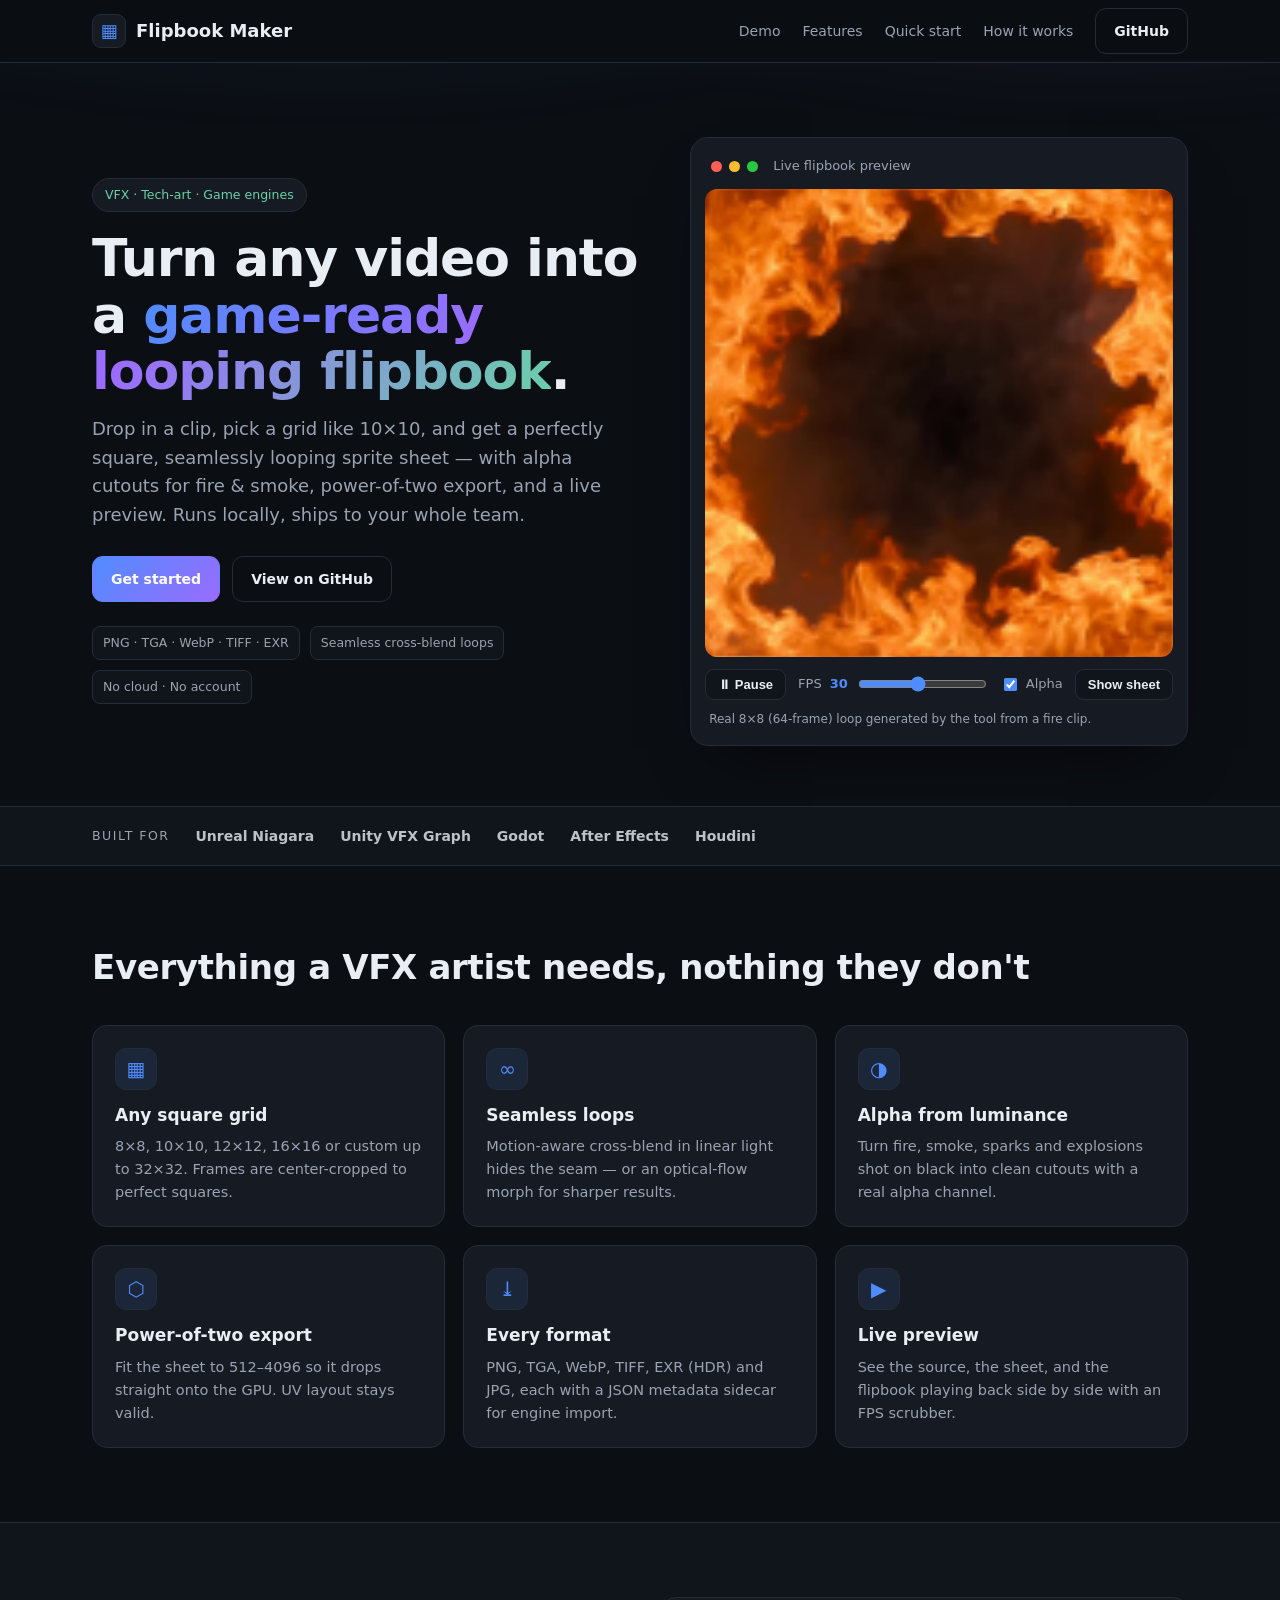
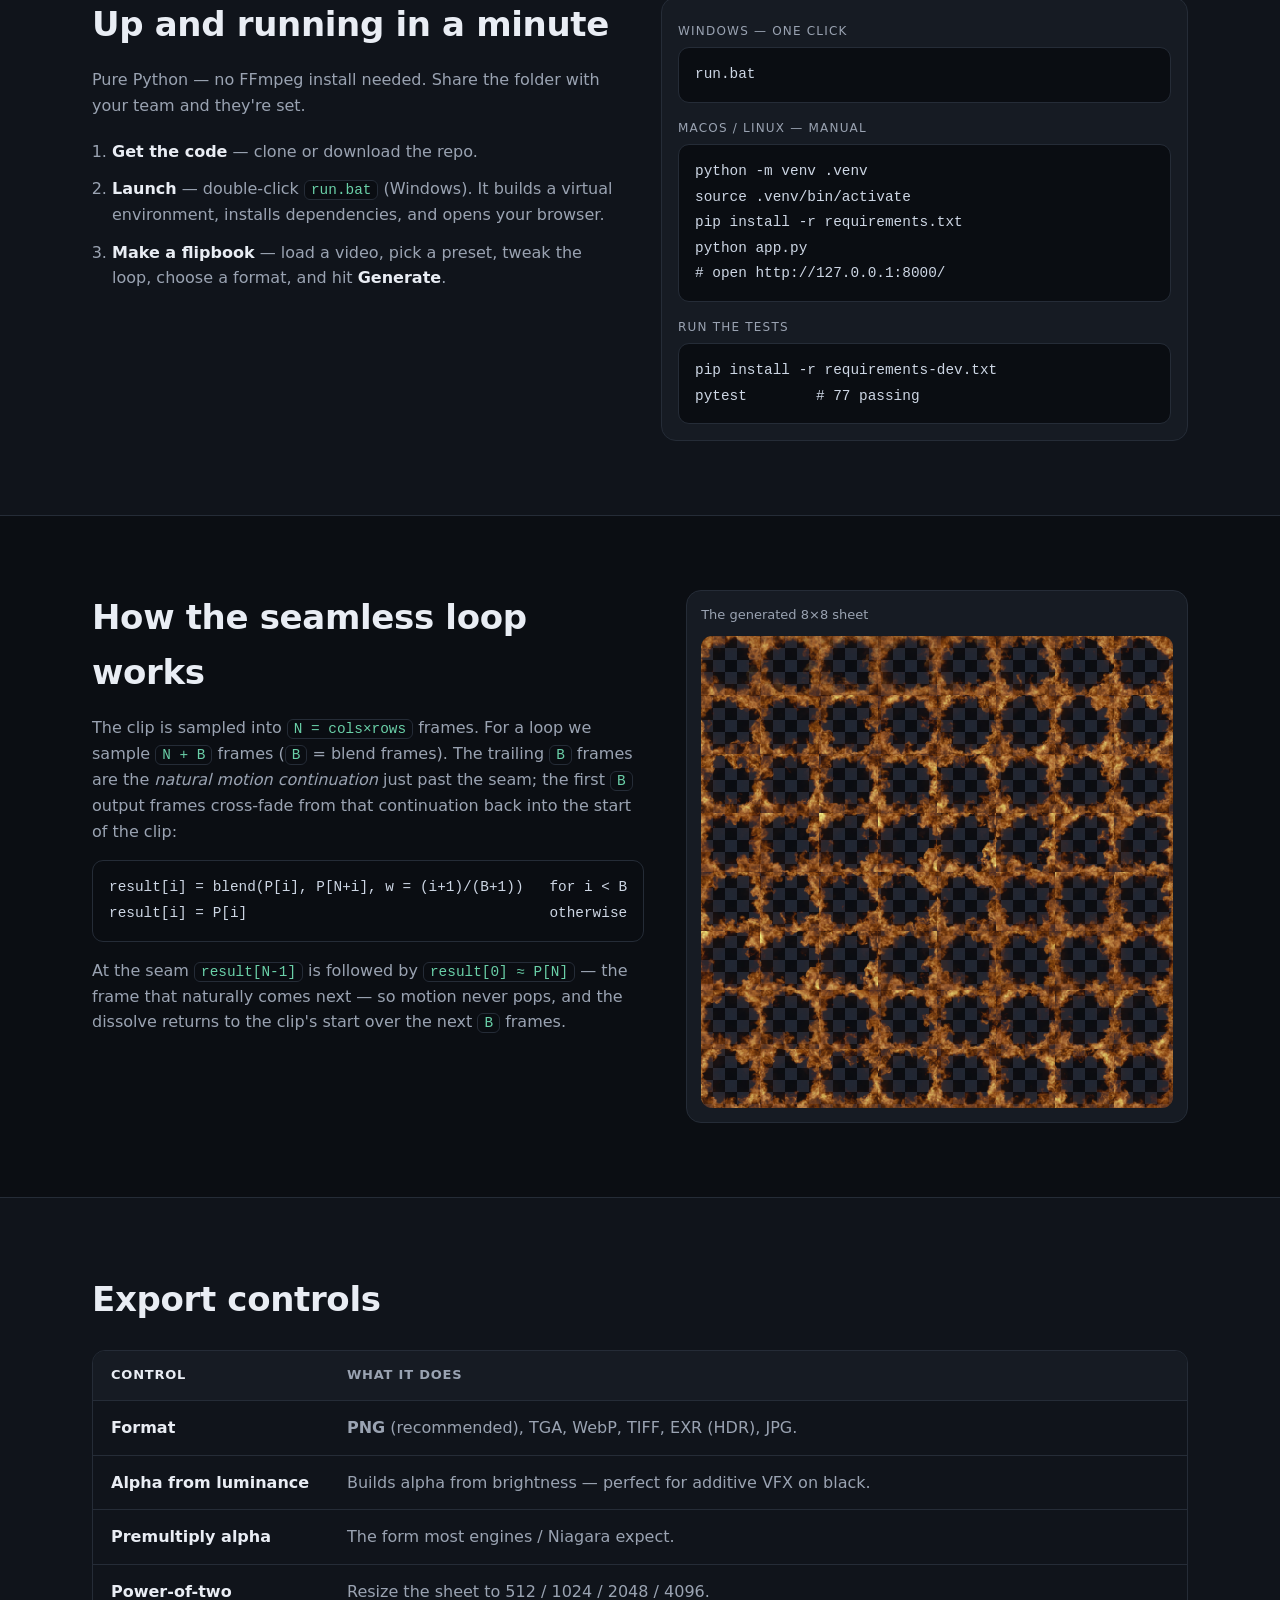
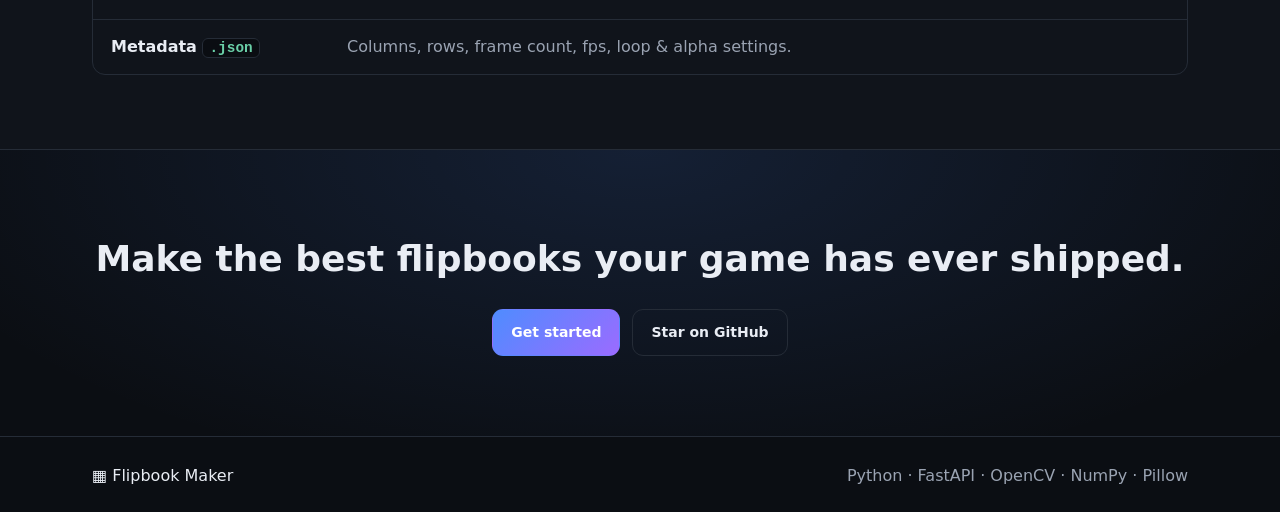
<file: docs/index.html>
<!DOCTYPE html>
<html lang="en">
<head>
<meta charset="UTF-8" />
<meta name="viewport" content="width=device-width, initial-scale=1.0" />
<title>Flipbook Maker — turn video into game-ready looping sprite sheets</title>
<meta name="description" content="A simple, robust desktop tool that turns any video into a square, seamlessly looping flipbook sprite sheet for game engines. PNG, TGA, EXR export, alpha-from-luminance, power-of-two." />
<link rel="preconnect" href="https://fonts.googleapis.com" />
<link rel="stylesheet" href="styles.css" />
</head>
<body>

<header class="nav">
  <div class="wrap nav-inner">
    <a class="brand" href="#top">
      <span class="logo">▦</span> Flipbook&nbsp;Maker
    </a>
    <nav class="nav-links">
      <a href="#demo">Demo</a>
      <a href="#features">Features</a>
      <a href="#start">Quick start</a>
      <a href="#how">How it works</a>
      <a class="btn btn-ghost" href="https://github.com/mradfo21/FlipbookMaker" id="ghTop">GitHub</a>
    </nav>
  </div>
</header>

<!-- HERO -->
<section class="hero" id="top">
  <div class="wrap hero-grid">
    <div class="hero-copy">
      <div class="pill">VFX · Tech-art · Game engines</div>
      <h1>Turn any video into a <span class="grad">game-ready looping flipbook</span>.</h1>
      <p class="lead">
        Drop in a clip, pick a grid like 10&times;10, and get a perfectly square,
        seamlessly looping sprite sheet — with alpha cutouts for fire &amp; smoke,
        power-of-two export, and a live preview. Runs locally, ships to your whole team.
      </p>
      <div class="cta">
        <a class="btn btn-primary" href="#start">Get started</a>
        <a class="btn btn-ghost" href="https://github.com/mradfo21/FlipbookMaker" id="ghHero">View on GitHub</a>
      </div>
      <div class="badges">
        <span>PNG · TGA · WebP · TIFF · EXR</span>
        <span>Seamless cross-blend loops</span>
        <span>No cloud · No account</span>
      </div>
    </div>

    <!-- LIVE DEMO -->
    <div class="hero-demo" id="demo">
      <div class="demo-card">
        <div class="demo-head">
          <span class="dot r"></span><span class="dot y"></span><span class="dot g"></span>
          <span class="demo-title">Live flipbook preview</span>
        </div>
        <div class="demo-stage checker">
          <canvas id="player" width="384" height="384"></canvas>
        </div>
        <div class="demo-controls">
          <button id="playBtn" class="btn btn-mini">⏸ Pause</button>
          <label class="slider">FPS <b id="fpsVal">30</b>
            <input type="range" id="fps" min="4" max="60" value="30" />
          </label>
          <label class="toggle"><input type="checkbox" id="alpha" checked /> Alpha</label>
          <button id="gridBtn" class="btn btn-mini">Show sheet</button>
        </div>
        <p class="demo-note">Real 8&times;8 (64-frame) loop generated by the tool from a fire clip.</p>
      </div>
    </div>
  </div>
</section>

<!-- LOGOS / ENGINE STRIP -->
<section class="strip">
  <div class="wrap strip-inner">
    <span>Built for</span>
    <b>Unreal&nbsp;Niagara</b><b>Unity&nbsp;VFX&nbsp;Graph</b><b>Godot</b><b>After&nbsp;Effects</b><b>Houdini</b>
  </div>
</section>

<!-- FEATURES -->
<section class="section" id="features">
  <div class="wrap">
    <h2 class="h2">Everything a VFX artist needs, nothing they don't</h2>
    <div class="feat-grid">
      <article class="feat">
        <div class="fi">▦</div>
        <h3>Any square grid</h3>
        <p>8&times;8, 10&times;10, 12&times;12, 16&times;16 or custom up to 32&times;32. Frames are
        center-cropped to perfect squares.</p>
      </article>
      <article class="feat">
        <div class="fi">∞</div>
        <h3>Seamless loops</h3>
        <p>Motion-aware cross-blend in linear light hides the seam — or an
        optical-flow morph for sharper results.</p>
      </article>
      <article class="feat">
        <div class="fi">◑</div>
        <h3>Alpha from luminance</h3>
        <p>Turn fire, smoke, sparks and explosions shot on black into clean
        cutouts with a real alpha channel.</p>
      </article>
      <article class="feat">
        <div class="fi">⬡</div>
        <h3>Power-of-two export</h3>
        <p>Fit the sheet to 512–4096 so it drops straight onto the GPU. UV
        layout stays valid.</p>
      </article>
      <article class="feat">
        <div class="fi">⤓</div>
        <h3>Every format</h3>
        <p>PNG, TGA, WebP, TIFF, EXR (HDR) and JPG, each with a JSON metadata
        sidecar for engine import.</p>
      </article>
      <article class="feat">
        <div class="fi">▶</div>
        <h3>Live preview</h3>
        <p>See the source, the sheet, and the flipbook playing back side by side
        with an FPS scrubber.</p>
      </article>
    </div>
  </div>
</section>

<!-- QUICK START -->
<section class="section alt" id="start">
  <div class="wrap start-grid">
    <div>
      <h2 class="h2">Up and running in a minute</h2>
      <p class="muted">Pure Python — no FFmpeg install needed. Share the folder with your team and they're set.</p>
      <ol class="steps">
        <li><b>Get the code</b> — clone or download the repo.</li>
        <li><b>Launch</b> — double-click <code>run.bat</code> (Windows). It builds a
          virtual environment, installs dependencies, and opens your browser.</li>
        <li><b>Make a flipbook</b> — load a video, pick a preset, tweak the loop,
          choose a format, and hit <b>Generate</b>.</li>
      </ol>
    </div>
    <div class="code-card">
      <div class="code-head">Windows — one click</div>
      <pre><code>run.bat</code></pre>
      <div class="code-head">macOS / Linux — manual</div>
<pre><code>python -m venv .venv
source .venv/bin/activate
pip install -r requirements.txt
python app.py
# open http://127.0.0.1:8000/</code></pre>
      <div class="code-head">Run the tests</div>
<pre><code>pip install -r requirements-dev.txt
pytest        # 77 passing</code></pre>
    </div>
  </div>
</section>

<!-- HOW IT WORKS -->
<section class="section" id="how">
  <div class="wrap how-grid">
    <div>
      <h2 class="h2">How the seamless loop works</h2>
      <p class="muted">
        The clip is sampled into <code>N = cols&times;rows</code> frames. For a loop we
        sample <code>N + B</code> frames (<code>B</code> = blend frames). The trailing
        <code>B</code> frames are the <em>natural motion continuation</em> just past the
        seam; the first <code>B</code> output frames cross-fade from that continuation back
        into the start of the clip:
      </p>
<pre class="math"><code>result[i] = blend(P[i], P[N+i], w = (i+1)/(B+1))   for i &lt; B
result[i] = P[i]                                   otherwise</code></pre>
      <p class="muted">
        At the seam <code>result[N-1]</code> is followed by <code>result[0] ≈ P[N]</code> —
        the frame that naturally comes next — so motion never pops, and the dissolve
        returns to the clip's start over the next <code>B</code> frames.
      </p>
    </div>
    <div class="sheet-card">
      <div class="sheet-head">The generated 8&times;8 sheet</div>
      <div class="checker sheet-frame">
        <img src="assets/flipbook-fire.png" alt="Example 8x8 flipbook sprite sheet with alpha" />
      </div>
    </div>
  </div>
</section>

<!-- FORMATS -->
<section class="section alt">
  <div class="wrap">
    <h2 class="h2">Export controls</h2>
    <div class="table">
      <div class="trow th"><span>Control</span><span>What it does</span></div>
      <div class="trow"><span>Format</span><span><b>PNG</b> (recommended), TGA, WebP, TIFF, EXR (HDR), JPG.</span></div>
      <div class="trow"><span>Alpha from luminance</span><span>Builds alpha from brightness — perfect for additive VFX on black.</span></div>
      <div class="trow"><span>Premultiply alpha</span><span>The form most engines / Niagara expect.</span></div>
      <div class="trow"><span>Power-of-two</span><span>Resize the sheet to 512 / 1024 / 2048 / 4096.</span></div>
      <div class="trow"><span>Metadata <code>.json</code></span><span>Columns, rows, frame count, fps, loop &amp; alpha settings.</span></div>
    </div>
  </div>
</section>

<!-- CTA -->
<section class="final">
  <div class="wrap final-inner">
    <h2>Make the best flipbooks your game has ever shipped.</h2>
    <div class="cta">
      <a class="btn btn-primary" href="#start">Get started</a>
      <a class="btn btn-ghost" href="https://github.com/mradfo21/FlipbookMaker" id="ghBottom">Star on GitHub</a>
    </div>
  </div>
</section>

<footer class="foot">
  <div class="wrap foot-inner">
    <span>▦ Flipbook Maker</span>
    <span class="muted">Python · FastAPI · OpenCV · NumPy · Pillow</span>
  </div>
</footer>

<script src="demo.js"></script>
</body>
</html>
</file>
<file: docs/styles.css>
:root{
  --bg:#0b0e13; --bg2:#10141b; --card:#161b23; --line:#252c37;
  --text:#e9edf4; --muted:#9aa3b2; --accent:#4f8cff; --accent2:#6ad0a8;
  --grad1:#4f8cff; --grad2:#9b6bff; --grad3:#6ad0a8;
}
*{box-sizing:border-box}
html{scroll-behavior:smooth}
body{
  margin:0;background:var(--bg);color:var(--text);
  font:16px/1.6 "Segoe UI",system-ui,-apple-system,sans-serif;
  -webkit-font-smoothing:antialiased;
}
.wrap{max-width:1140px;margin:0 auto;padding:0 22px}
a{color:inherit;text-decoration:none}
code{font-family:"JetBrains Mono",ui-monospace,Consolas,monospace;font-size:.9em}

/* NAV */
.nav{position:sticky;top:0;z-index:20;background:rgba(11,14,19,.8);
  backdrop-filter:blur(10px);border-bottom:1px solid var(--line)}
.nav-inner{display:flex;align-items:center;justify-content:space-between;height:62px}
.brand{font-weight:700;font-size:18px;display:flex;align-items:center;gap:10px}
.logo{color:var(--accent);background:var(--card);border:1px solid var(--line);
  width:34px;height:34px;display:grid;place-items:center;border-radius:9px}
.nav-links{display:flex;align-items:center;gap:22px;font-size:14px;color:var(--muted)}
.nav-links a:hover{color:var(--text)}
@media(max-width:760px){.nav-links a:not(.btn){display:none}}

/* BUTTONS */
.btn{display:inline-block;padding:11px 18px;border-radius:11px;font-weight:600;
  font-size:14px;border:1px solid var(--line);transition:.15s}
.btn-primary{background:linear-gradient(135deg,var(--grad1),var(--grad2));
  border-color:transparent;color:#fff}
.btn-primary:hover{filter:brightness(1.1);transform:translateY(-1px)}
.btn-ghost{background:transparent;color:var(--text)}
.btn-ghost:hover{border-color:var(--accent);color:var(--accent)}
.btn-mini{padding:7px 12px;border-radius:9px;background:var(--bg2);
  color:var(--text);font-size:13px;cursor:pointer}
.btn-mini:hover{border-color:var(--accent)}

/* HERO */
.hero{position:relative;overflow:hidden;padding:74px 0 60px}
.hero::before{content:"";position:absolute;inset:-40% -10% auto;height:600px;
  background:radial-gradient(60% 60% at 30% 0%,rgba(79,140,255,.18),transparent),
             radial-gradient(50% 50% at 80% 10%,rgba(155,107,255,.16),transparent);
  filter:blur(10px);pointer-events:none}
.hero-grid{display:grid;grid-template-columns:1.05fr .95fr;gap:48px;align-items:center;position:relative}
@media(max-width:920px){.hero-grid{grid-template-columns:1fr;gap:34px}}
.pill{display:inline-block;font-size:12.5px;color:var(--accent2);
  border:1px solid var(--line);background:var(--card);padding:6px 12px;border-radius:999px;margin-bottom:18px}
h1{font-size:clamp(32px,5vw,52px);line-height:1.08;margin:0 0 16px;letter-spacing:-.02em}
.grad{background:linear-gradient(120deg,var(--grad1),var(--grad2) 45%,var(--grad3));
  -webkit-background-clip:text;background-clip:text;color:transparent}
.lead{font-size:18px;color:var(--muted);max-width:36em;margin:0 0 26px}
.cta{display:flex;gap:12px;flex-wrap:wrap}
.badges{display:flex;gap:10px;flex-wrap:wrap;margin-top:24px;font-size:12.5px;color:var(--muted)}
.badges span{border:1px solid var(--line);border-radius:8px;padding:6px 10px;background:var(--bg2)}

/* DEMO CARD */
.demo-card{background:var(--card);border:1px solid var(--line);border-radius:18px;
  padding:14px;box-shadow:0 30px 60px -30px rgba(0,0,0,.7)}
.demo-head{display:flex;align-items:center;gap:7px;padding:4px 6px 12px}
.dot{width:11px;height:11px;border-radius:50%}
.dot.r{background:#ff5f57}.dot.y{background:#febc2e}.dot.g{background:#28c840}
.demo-title{margin-left:8px;font-size:13px;color:var(--muted)}
.demo-stage{border-radius:12px;overflow:hidden;display:grid;place-items:center;aspect-ratio:1/1}
.demo-stage canvas{width:100%;height:100%;image-rendering:auto}
.demo-controls{display:flex;align-items:center;gap:12px;margin-top:12px;flex-wrap:wrap}
.slider{display:flex;align-items:center;gap:8px;font-size:13px;color:var(--muted);flex:1;min-width:140px}
.slider input{flex:1;accent-color:var(--accent)}
.slider b{color:var(--accent)}
.toggle{font-size:13px;color:var(--muted);display:flex;align-items:center;gap:6px;cursor:pointer}
.toggle input{accent-color:var(--accent)}
.demo-note{margin:10px 4px 2px;font-size:12px;color:var(--muted)}

/* checkerboard */
.checker{background-color:#0a0d12;
  background-image:
    linear-gradient(45deg,#222936 25%,transparent 25%),
    linear-gradient(-45deg,#222936 25%,transparent 25%),
    linear-gradient(45deg,transparent 75%,#222936 75%),
    linear-gradient(-45deg,transparent 75%,#222936 75%);
  background-size:24px 24px;
  background-position:0 0,0 12px,12px -12px,-12px 0}

/* STRIP */
.strip{border-top:1px solid var(--line);border-bottom:1px solid var(--line);background:var(--bg2)}
.strip-inner{display:flex;align-items:center;gap:26px;flex-wrap:wrap;
  padding:18px 22px;color:var(--muted);font-size:14px}
.strip-inner span{font-size:12.5px;text-transform:uppercase;letter-spacing:.12em}
.strip-inner b{color:var(--text);opacity:.8;font-weight:600}

/* SECTIONS */
.section{padding:74px 0}
.section.alt{background:var(--bg2);border-top:1px solid var(--line);border-bottom:1px solid var(--line)}
.h2{font-size:clamp(24px,3.4vw,34px);margin:0 0 10px;letter-spacing:-.01em}
.muted{color:var(--muted)}

.feat-grid{display:grid;grid-template-columns:repeat(3,1fr);gap:18px;margin-top:30px}
@media(max-width:900px){.feat-grid{grid-template-columns:1fr 1fr}}
@media(max-width:600px){.feat-grid{grid-template-columns:1fr}}
.feat{background:var(--card);border:1px solid var(--line);border-radius:15px;padding:22px}
.feat:hover{border-color:#33405a;transform:translateY(-2px);transition:.15s}
.fi{width:42px;height:42px;border-radius:11px;display:grid;place-items:center;font-size:20px;
  color:var(--accent);background:rgba(79,140,255,.1);border:1px solid var(--line);margin-bottom:12px}
.feat h3{margin:0 0 6px;font-size:17px}
.feat p{margin:0;color:var(--muted);font-size:14.5px}

/* START */
.start-grid,.how-grid{display:grid;grid-template-columns:1fr 1fr;gap:42px;align-items:start}
@media(max-width:900px){.start-grid,.how-grid{grid-template-columns:1fr;gap:28px}}
.steps{margin:20px 0 0;padding-left:20px}
.steps li{margin-bottom:12px;color:var(--muted)}
.steps b{color:var(--text)}
.code-card{background:var(--card);border:1px solid var(--line);border-radius:15px;padding:8px 16px 16px}
.code-head{font-size:12px;text-transform:uppercase;letter-spacing:.1em;color:var(--muted);margin:16px 0 6px}
pre{background:#0a0d12;border:1px solid var(--line);border-radius:11px;padding:14px 16px;
  overflow:auto;margin:0}
pre code{color:#cdd6e4}
code:not(pre code){background:#0a0d12;border:1px solid var(--line);border-radius:6px;padding:1px 6px;color:var(--accent2)}

/* HOW */
.math{margin-top:8px}
.sheet-card{background:var(--card);border:1px solid var(--line);border-radius:15px;padding:14px}
.sheet-head,.demo-title{font-size:13px}
.sheet-head{color:var(--muted);margin-bottom:10px}
.sheet-frame{border-radius:11px;overflow:hidden}
.sheet-frame img{display:block;width:100%}

/* TABLE */
.table{margin-top:24px;border:1px solid var(--line);border-radius:13px;overflow:hidden}
.trow{display:grid;grid-template-columns:220px 1fr;gap:16px;padding:14px 18px;border-top:1px solid var(--line)}
.trow:first-child{border-top:0}
.trow.th{background:var(--card);font-weight:600;font-size:13px;text-transform:uppercase;letter-spacing:.06em;color:var(--muted)}
.trow span:first-child{color:var(--text);font-weight:600}
.trow span:last-child{color:var(--muted)}
@media(max-width:600px){.trow{grid-template-columns:1fr;gap:4px}}

/* FINAL */
.final{padding:80px 0;text-align:center;
  background:radial-gradient(60% 120% at 50% 0%,rgba(79,140,255,.14),transparent)}
.final h2{font-size:clamp(24px,3.6vw,36px);margin:0 0 22px}
.final-inner .cta{justify-content:center}

/* FOOT */
.foot{border-top:1px solid var(--line);padding:26px 0}
.foot-inner{display:flex;align-items:center;justify-content:space-between;flex-wrap:wrap;gap:10px}
</file>
